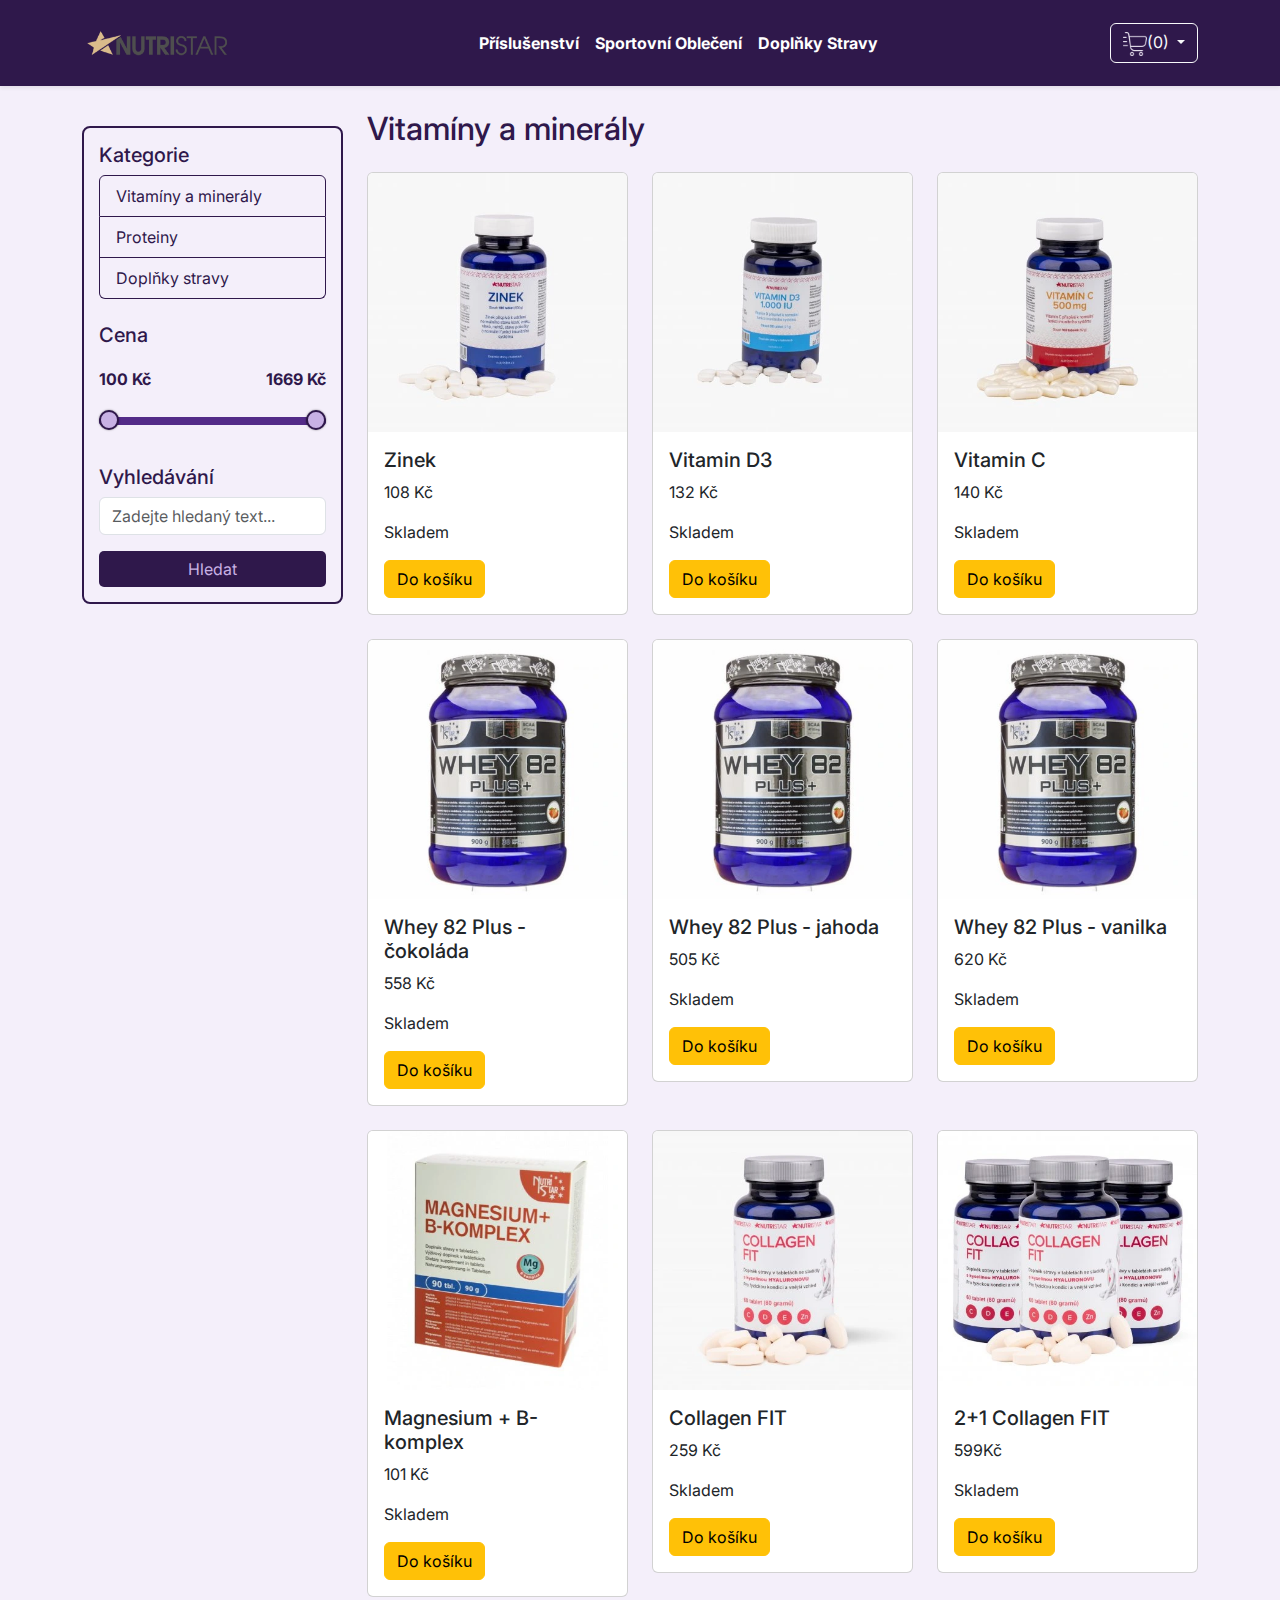
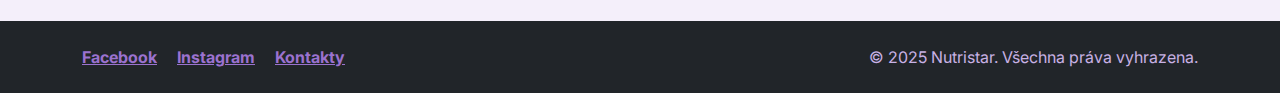
<file: Nutristar_/doplnky.html>
<!DOCTYPE html>  
<html lang="cs">  
<head>  
    <meta charset="UTF-8">  
    <meta http-equiv="X-UA-Compatible" content="IE=edge">  
    <meta name="viewport" content="width=device-width, initial-scale=1.0">  
    <title>Doplňky Stravy - FitStore</title>  
    <!-- Bootstrap CSS -->  
    <link href="https://cdn.jsdelivr.net/npm/bootstrap@5.1.0/dist/css/bootstrap.min.css" rel="stylesheet">  
    <!-- Externí CSS -->  
    <link rel="stylesheet" href="css\products.css">
    <!-- Google Fonts -->
    <link href="https://fonts.googleapis.com/css2?family=Inter:ital,opsz,wght@0,14..32,100..900;1,14..32,100..900&family=Montserrat:ital,wght@0,100..900;1,100..900&display=swap" rel="stylesheet">
</head>  
<body>  
    <div class="wrapper">  
        <!-- Navigační menu -->  
        <nav class="navbar navbar-expand-lg navbar-dark bg-darkest shadow-sm">  
            <div class="container">  
                <a class="navbar-brand" href="home.html">  
                    <img src="images\logo.webp" alt="NutristarLogo" width="150">  
                </a>  
                <button class="navbar-toggler" type="button" data-bs-toggle="collapse" data-bs-target="#navbarNav"   
                    aria-controls="navbarNav" aria-expanded="false" aria-label="Toggle navigation">  
                    <span class="navbar-toggler-icon"></span>  
                </button>  
                <div class="collapse navbar-collapse" id="navbarNav">  
                    <ul class="navbar-nav mx-auto">  
                        <li class="nav-item"><a class="nav-link" href="prislusenstvi.html">Příslušenství</a></li>  
                        <li class="nav-item"><a class="nav-link" href="sportObleceni.html">Sportovní Oblečení</a></li>  
                        <li class="nav-item"><a class="nav-link active" href="doplnky.html">Doplňky Stravy</a></li> 
                    </ul>  
                    <div class="dropdown">  
                        <button class="btn btn-outline-light dropdown-toggle" type="button" id="cartDropdown" data-bs-toggle="dropdown" aria-expanded="false">  
                            <img src="images\cart-shopping-fast.png" alt="Cart" width="24"><span id="cart-count">(0)</span>  
                        </button>  
                        <div class="dropdown-menu dropdown-menu-end p-3" aria-labelledby="cartDropdown" style="min-width: 250px;">  
                            <div id="cart-content" class="text-center">  
                                Prazdný košík! Přidejte prosím své položky...  
                            </div> 
                            <hr> 
                            <div id="cart-total" class="text-center mt-2">Celková částka: 0 Kč</div>
                        </div>  
                    </div>  
                </div>  
            </div>  
        </nav>  

        <div class="container mt-4">  
            <div class="row">  
                <div class="col-md-3 mb-3">  
                    <!-- Mobile menu -->  
                    <button class="btn btn-darkest d-md-none w-100" type="button" data-bs-toggle="collapse" data-bs-target="#filterCollapse">  
                        Filtr  
                    </button>  
                    <!-- Filtrace -->  
                    <div class="collapse d-md-block mt-3" id="filterCollapse">  
                        <h5>Kategorie</h5>  
                        <ul class="list-group" id="categoryFilter">  
                            <li class="list-group-item" data-category="vitaminy">Vitamíny a minerály</li>  
                            <li class="list-group-item" data-category="proteiny">Proteiny</li>  
                            <li class="list-group-item" data-category="doplnky">Doplňky stravy</li>  
                        </ul>  
                        <h5 class="mt-4">Cena</h5>  
                        <div class="price-filter">  
                            <div class="price-value">  
                                <span id="minPriceValue">100 Kč</span>  
                                <span id="maxPriceValue">1669 Kč</span>  
                            </div>  
                            <div class="slider-container">  
                                <div class="slider-track"></div>  
                                <div class="slider-range" id="sliderRange"></div>  
                                <input type="range" min="100" max="1669" value="100" class="slider-min" id="minPrice">  
                                <input type="range" min="100" max="1669" value="1669" class="slider-max" id="maxPrice">  
                            </div>  
                        </div>  
                        <h5 class="mt-4">Vyhledávání</h5>  
                        <input type="text" class="form-control" id="productSearch" placeholder="Zadejte hledaný text...">  
                        <button class="btn btn-primary mt-3 w-100" id="filterButton" type="button">Hledat</button>  
                        <button class="btn btn-darkest mt-2 w-100" id="cancelFilterButton" type="button" style="display: none;">Zrušit filtr</button>  
                    </div>  
                </div>  
                <div class="col-md-9">  
                    <h2 class="mb-4">Vitamíny a minerály</h2>  
                    <div class="row" id="productGrid">  
                        <!-- Produkty -->  
                        <div class="col-md-4 mb-4" data-category="vitaminy">  
                            <div class="card">  
                                <img src="images\zinek.webp" class="card-img-top" alt="Zinek">
                                <div class="card-body">  
                                    <h5 class="card-title">Zinek</h5>  
                                    <p class="card-text price">108 Kč</p>  
                                    <p class="card-text">Skladem</p>  
                                    <button class="btn btn-warning">Do košíku</button>  
                                </div>  
                            </div>  
                        </div>  
                        <div class="col-md-4 mb-4" data-category="vitaminy">  
                            <div class="card">  
                                <img src="images\vitaminD.webp" class="card-img-top" alt="Vitamin D3">  
                                <div class="card-body">  
                                    <h5 class="card-title">Vitamin D3</h5>  
                                    <p class="card-text price">132 Kč</p>  
                                    <p class="card-text">Skladem</p>  
                                    <button class="btn btn-warning">Do košíku</button>  
                                </div>  
                            </div>  
                        </div>  
                        <div class="col-md-4 mb-4" data-category="vitaminy">  
                            <div class="card">  
                                <img src="images\vitaminC.webp" class="card-img-top" alt="Vitamin C">  
                                <div class="card-body">  
                                    <h5 class="card-title">Vitamin C</h5>  
                                    <p class="card-text price">140 Kč</p>  
                                    <p class="card-text">Skladem</p>  
                                    <button class="btn btn-warning">Do košíku</button>  
                                </div>  
                            </div>  
                        </div>
                        <div class="col-md-4 mb-4" data-category="proteiny">  
                            <div class="card">  
                                <img src="images\pro_cokolada.webp" class="card-img-top" alt="Protein Cokolada">  
                                <div class="card-body">  
                                    <h5 class="card-title">Whey 82 Plus - čokoláda</h5>  
                                    <p class="card-text price">558 Kč</p>  
                                    <p class="card-text">Skladem</p>  
                                    <button class="btn btn-warning">Do košíku</button>  
                                </div>  
                            </div>  
                        </div>  
                        <div class="col-md-4 mb-4" data-category="proteiny">  
                            <div class="card">  
                                <img src="images\pro_jahoda.webp" class="card-img-top" alt="Protein Jahoda">
                                <div class="card-body">  
                                    <h5 class="card-title">Whey 82 Plus - jahoda</h5>  
                                    <p class="card-text price">505 Kč</p>  
                                    <p class="card-text">Skladem</p>  
                                    <button class="btn btn-warning">Do košíku</button>  
                                </div>  
                            </div>  
                        </div>  
                        <div class="col-md-4 mb-4" data-category="proteiny">  
                            <div class="card">  
                                <img src="images\pro_vanilka.webp" class="card-img-top" alt="Protein Vanilka">  
                                <div class="card-body">  
                                    <h5 class="card-title">Whey 82 Plus - vanilka</h5>  
                                    <p class="card-text price">620 Kč</p>  
                                    <p class="card-text">Skladem</p>  
                                    <button class="btn btn-warning">Do košíku</button>  
                                </div>  
                            </div>  
                        </div>
                        <div class="col-md-4 mb-4" data-category="doplnky">  
                            <div class="card">  
                                <img src="images\magnesium.webp" class="card-img-top" alt="Magnesium">  
                                <div class="card-body">  
                                    <h5 class="card-title">Magnesium + B-komplex</h5>  
                                    <p class="card-text price">101 Kč</p>  
                                    <p class="card-text">Skladem</p>  
                                    <button class="btn btn-warning">Do košíku</button>  
                                </div>  
                            </div>  
                        </div>  
                        <div class="col-md-4 mb-4" data-category="doplnky">  
                            <div class="card">  
                                <img src="images\collagen.webp" class="card-img-top" alt="Collagen FIT">  
                                <div class="card-body">  
                                    <h5 class="card-title">Collagen FIT</h5>  
                                    <p class="card-text price">259 Kč</p>  
                                    <p class="card-text">Skladem</p>  
                                    <button class="btn btn-warning">Do košíku</button>  
                                </div>  
                            </div>  
                        </div>  
                        <div class="col-md-4 mb-4" data-category="doplnky">  
                            <div class="card">  
                                <img src="images\collagen_multi.webp" class="card-img-top" alt="Collagen Multi">  
                                <div class="card-body">  
                                    <h5 class="card-title">2+1 Collagen FIT</h5>  
                                    <p class="card-text price">599Kč</p>  
                                    <p class="card-text">Skladem</p>  
                                    <button class="btn btn-warning">Do košíku</button>  
                                </div>  
                            </div>  
                        </div> 
                        <!-- Další produkty mohou být přidány zde -->  
                    </div>  
                </div>  
            </div>  
        </div>  
 
        <!-- Footer -->
        <footer class="footer bg-dark py-4">
            <div class="footerContent container text-center">
                <div class="social-links">
                    <a href="https://www.facebook.com/compranutristar?locale=cs_CZ" class="text-purple me-3" target="_blank">Facebook</a>
                    <a href="https://www.instagram.com/nutristar.cz/" class="text-purple me-3" target="_blank">Instagram</a>
                    <a href="#" class="text-purple" target="_blank">Kontakty</a>
                </div>
                <p class="footerText">&copy; 2025 Nutristar. Všechna práva vyhrazena.</p>
            </div>
        </footer>
    </div>  

    <!-- Bootstrap JS a Popper.js -->  
    <script src="https://cdn.jsdelivr.net/npm/@popperjs/core@2.9.2/dist/umd/popper.min.js"></script>  
    <script src="https://cdn.jsdelivr.net/npm/bootstrap@5.1.0/dist/js/bootstrap.min.js"></script>  
    <script src="javascript/products.js"></script>
</body>  
</html>
</file>
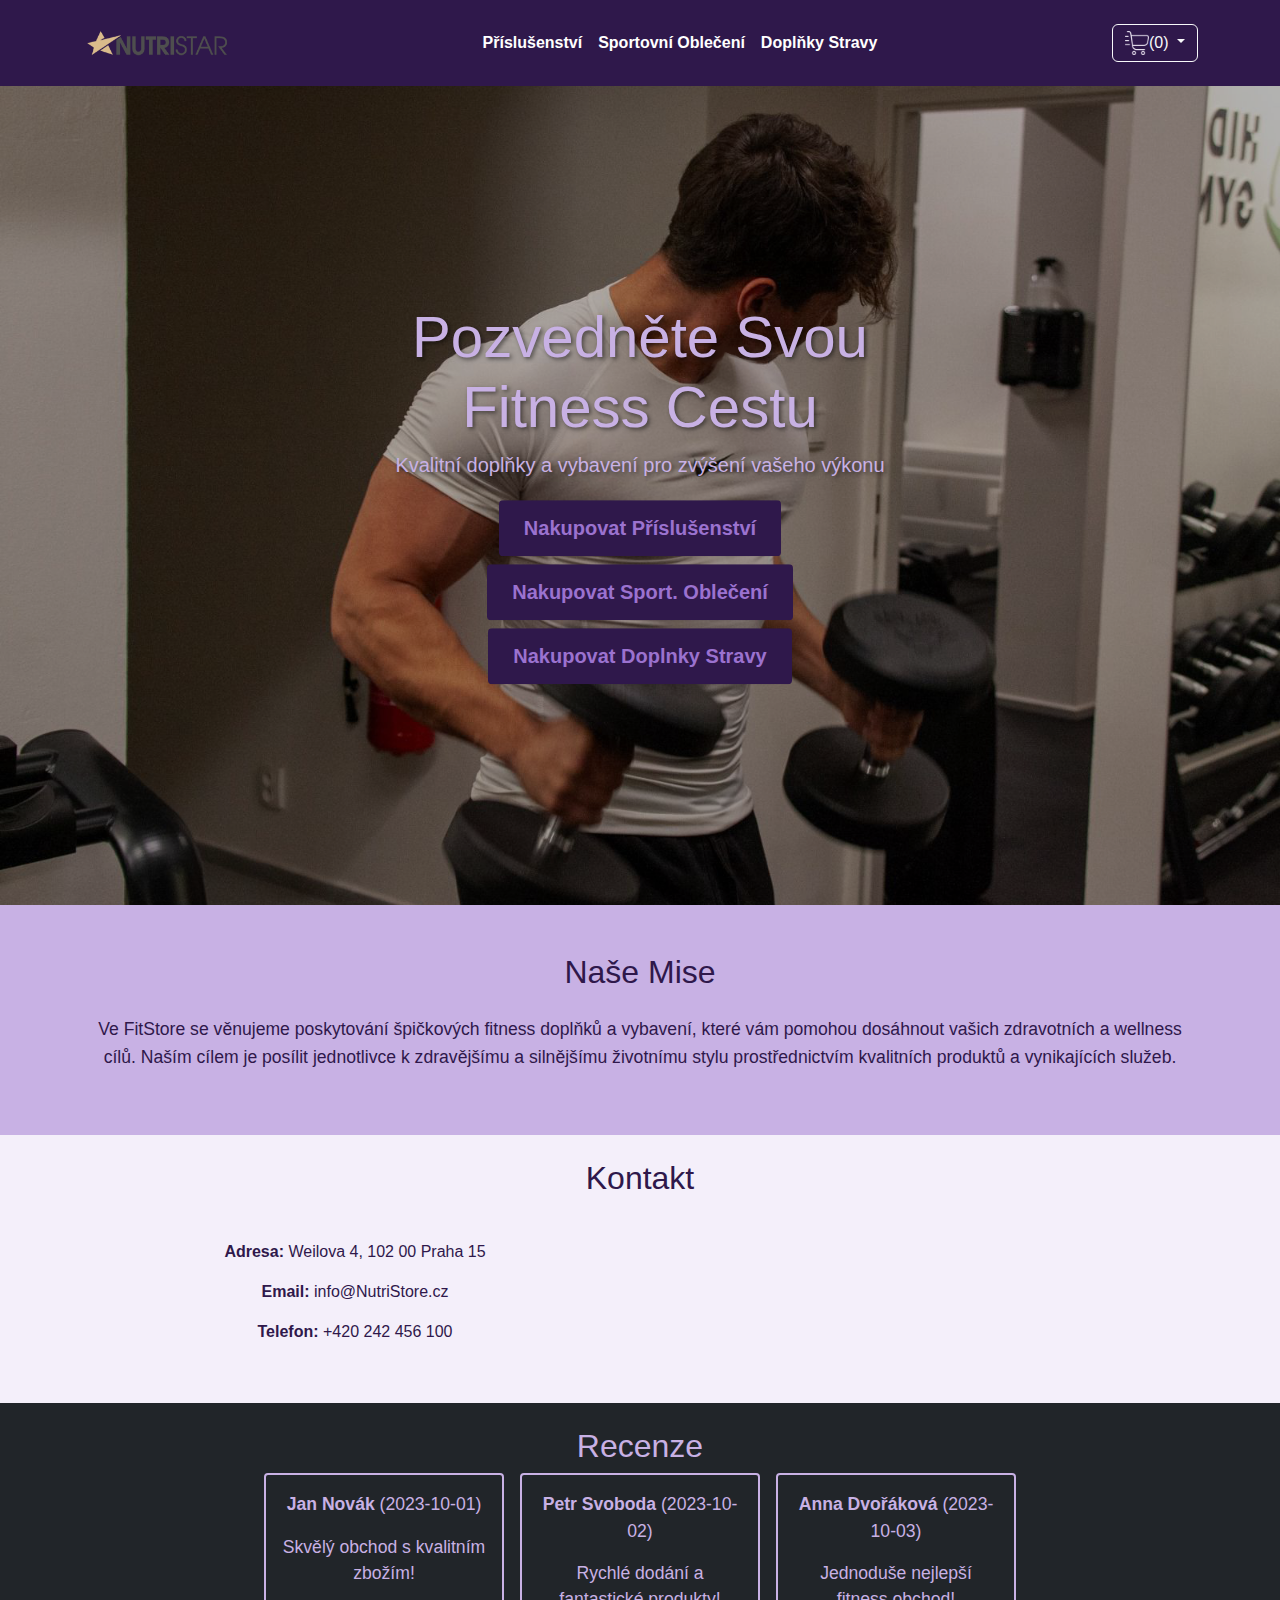
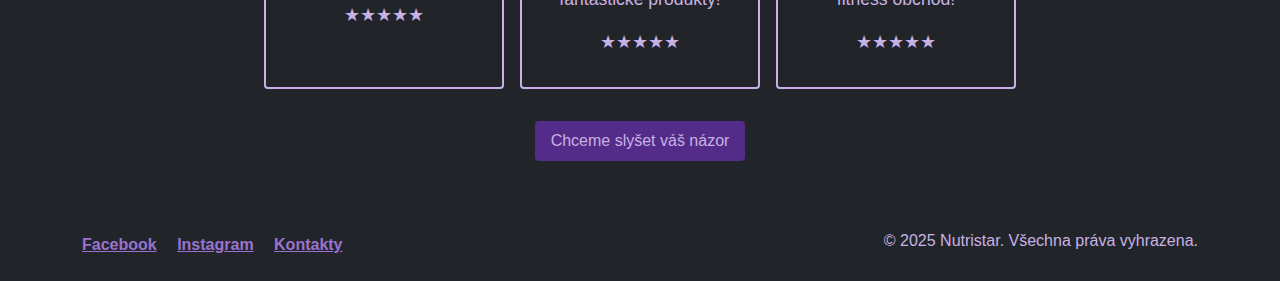
<file: Nutristar_/home.html>
<!DOCTYPE html>
<html lang="cs">
<head>
    <meta charset="UTF-8">
    <meta http-equiv="X-UA-Compatible" content="IE=edge">
    <meta name="viewport" content="width=device-width, initial-scale=1.0">
    <title>FitStore</title>
    <!-- Bootstrap CSS -->
    <link href="https://cdn.jsdelivr.net/npm/bootstrap@5.1.0/dist/css/bootstrap.min.css" rel="stylesheet">
    <link rel="stylesheet" href="css\homepage.css">
</head>
<body>
    <!-- Navigační menu -->
    <nav class="navbar navbar-expand-lg navbar-dark bg-darkest shadow-sm">  
        <div class="container">  
            <a class="navbar-brand" href="home.html">  
                <img src="images\logo.webp" alt="NutristarLogo" width="150">  
            </a>  
            <button class="navbar-toggler" type="button" data-bs-toggle="collapse" data-bs-target="#navbarNav"   
                aria-controls="navbarNav" aria-expanded="false" aria-label="Toggle navigation">  
                <span class="navbar-toggler-icon"></span>  
            </button>  
            <div class="collapse navbar-collapse" id="navbarNav">  
                <ul class="navbar-nav mx-auto">  
                    <li class="nav-item"><a class="nav-link" href="prislusenstvi.html">Příslušenství</a></li>  
                    <li class="nav-item"><a class="nav-link" href="sportObleceni.html">Sportovní Oblečení</a></li>  
                    <li class="nav-item"><a class="nav-link" href="doplnky.html">Doplňky Stravy</a></li>
                </ul>  
                <div class="dropdown">  
                    <button class="btn btn-outline-light dropdown-toggle" type="button" id="cartDropdown" data-bs-toggle="dropdown" aria-expanded="false">  
                        <img src="images\cart-shopping-fast.png" alt="Cart" width="24"><span id="cart-count">(0)</span>  
                    </button>  
                    <div class="dropdown-menu dropdown-menu-end p-3" aria-labelledby="cartDropdown" style="min-width: 250px;">  
                        <div id="cart-content" class="text-center">  
                            Prazdný košík! Přidejte prosím své položky...  
                        </div>  
                    </div>  
                </div>  
            </div>  
        </div>  
    </nav>  

    <!-- Background obrázek -->
    <section class="hero d-flex align-items-center justify-content-center text-center text-purple">
        <img src="images\sladkydomov.png" alt="Fitness Hero" class="img-fluid hero-image">
        <div class="overlay p-4">
            <h1 class="display-4">Pozvedněte Svou Fitness Cestu</h1>
            <p class="lead">Kvalitní doplňky a vybavení pro zvýšení vašeho výkonu</p>
            <a href="prislusenstvi.html" class="btn btn-lightest btn-lg m-1">Nakupovat Příslušenství</a>
            <a href="sportObleceni.html" class="btn btn-lightest btn-lg m-1">Nakupovat Sport. Oblečení</a>
            <a href="doplnky.html" class="btn btn-lightest btn-lg m-1">Nakupovat Doplnky Stravy</a>
        </div>
    </section>

    <!-- Mise -->
    <section class="mission py-5 bg-lightest">
        <div class="container">
            <h2 class="text-center text-darkest mb-4">Naše Mise</h2>
            <p class="text-center">Ve FitStore se věnujeme poskytování špičkových fitness doplňků a vybavení, které vám pomohou dosáhnout vašich zdravotních a wellness cílů. Naším cílem je posílit jednotlivce k zdravějšímu a silnějšímu životnímu stylu prostřednictvím kvalitních produktů a vynikajících služeb.</p>
        </div>
    </section>

        <!-- Obsah stránky -->
    <div class="container mt-4">
        <h2 class="text-center mb-4">Kontakt</h2>
        <div class="row align-items-center">
            <div class="col-md-6 mb-4 text-center">
                <p><strong>Adresa:</strong> Weilova 4, 102 00 Praha 15</p>
                <p><strong>Email:</strong> info@NutriStore.cz</p>
                <p><strong>Telefon:</strong> +420 242 456 100</p>
            </div>
            <div class="col-md-6 mb-4">
                <div class="map-container">
                    <iframe
                        class="map-iframe"
                        src="https://www.google.com/maps/embed?pb=!1m18!1m12!1m3!1d640.4501787166346!2d14.53963101443201!3d50.05256438837473!2m3!1f0!2f0!3f0!3m2!1i1024!2i768!4f13.1!3m3!1m2!1s0x470b9263c489c76b%3A0x5cb11a8de14dd23!2zU3TFmWVkbsOtIMWha29sYSBhdXRvbW9iaWxuw60gYSBpbmZvcm1hdGlreQ!5e0!3m2!1scs!2scz!4v1736909740791!5m2!1scs!2scz"
                        allowfullscreen=""
                        loading="lazy">
                    </iframe>
                </div>
            </div>
        </div>
    </div>

    <!-- Recenze -->
    <section class="recenze py-4 bg-dark">
        <h2 class="text-center">Recenze</h2>
        <div id="reviews" class="mb-3"></div>
        <button class="btn btn-primary mb-3" id="toggleReviewForm">Chceme slyšet váš názor</button>
        <div id="reviewForm" style="display:none;">
            <div class="mb-2">
                <label for="reviewName">Vaše jméno:</label>
                <input type="text" id="reviewName" class="form-control mb-2">
            </div>
            <div class="mb-2">
                <label for="reviewStars">Počet hvězd:</label>
                <select id="reviewStars" class="form-control">
                    <option value="1">1 hvězda</option>
                    <option value="2">2 hvězdy</option>
                    <option value="3">3 hvězdy</option>
                    <option value="4">4 hvězdy</option>
                    <option value="5">5 hvězd</option>
                </select>
            </div>
            <textarea id="reviewInput" class="form-control mb-2" rows="3"></textarea>
            <button class="btn btn-success" id="submitReview">Odeslat recenzi</button>
        </div>
    </section>

    <!-- Footer -->
    <footer class="footer bg-dark py-4">
        <div class="footerContent container text-center">
            <div class="social-links mt-2">
                <a href="https://www.facebook.com/nutristarcz?locale=cs_CZ" class="text-purple me-3" target="_blank">Facebook</a>
                <a href="https://www.instagram.com/nutristar.cz/" class="text-purple me-3" target="_blank">Instagram</a>
                <a href="#" class="text-purple" target="_blank">Kontakty</a>
            </div>
            <p class="footerText">&copy; 2025 Nutristar. Všechna práva vyhrazena.</p>
        </div>
    </footer>

    <!-- Bootstrap JS a Popper.js -->
    <script src="https://cdn.jsdelivr.net/npm/@popperjs/core@2.9.2/dist/umd/popper.min.js"></script>
    <script src="https://cdn.jsdelivr.net/npm/bootstrap@5.1.0/dist/js/bootstrap.min.js"></script>
    <script src="javascript\home.js"></script>
</body>
</html>
</file>
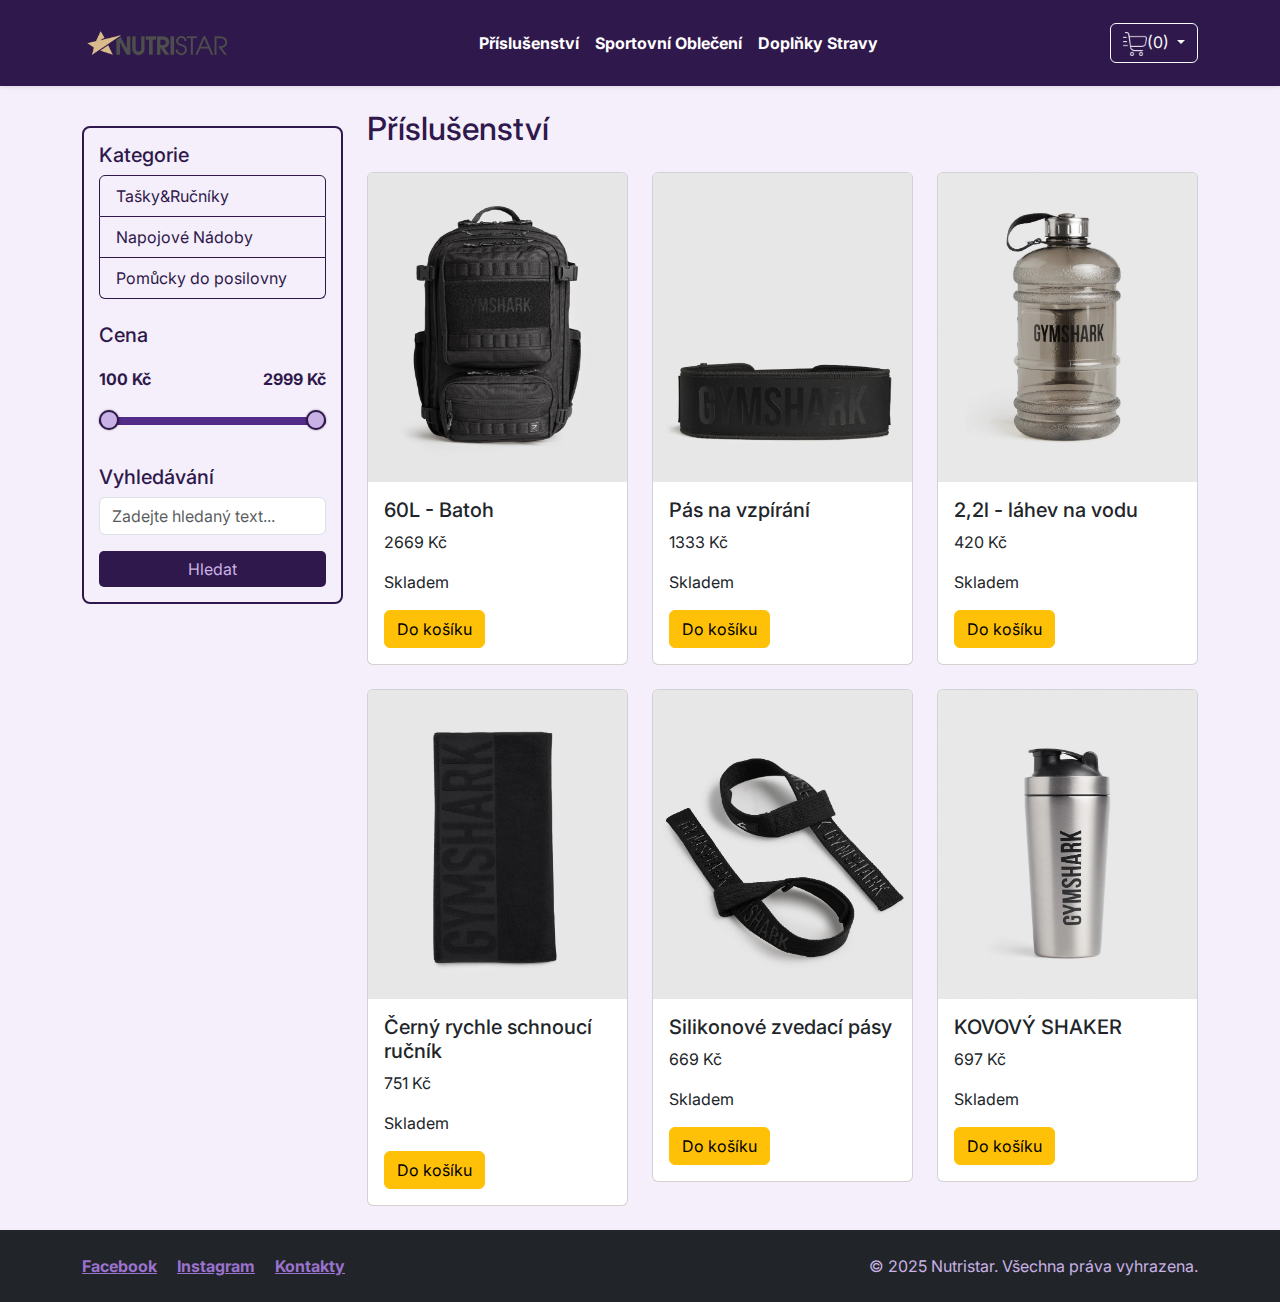
<file: Nutristar_/prislusenstvi.html>
<!DOCTYPE html>  
<html lang="cs">  
<head>  
    <meta charset="UTF-8">  
    <meta http-equiv="X-UA-Compatible" content="IE=edge">  
    <meta name="viewport" content="width=device-width, initial-scale=1.0">  
    <title>Doplňky Stravy - FitStore</title>  
    <!-- Bootstrap CSS -->  
    <link href="https://cdn.jsdelivr.net/npm/bootstrap@5.1.0/dist/css/bootstrap.min.css" rel="stylesheet">  
    <!-- Externí CSS -->  
    <link rel="stylesheet" href="css\products.css">
    <!-- Google Fonts -->
    <link href="https://fonts.googleapis.com/css2?family=Inter:ital,opsz,wght@0,14..32,100..900;1,14..32,100..900&family=Montserrat:ital,wght@0,100..900;1,100..900&display=swap" rel="stylesheet">
</head>  
<body>  
    <div class="wrapper">  
        <!-- Navigační menu -->  
        <nav class="navbar navbar-expand-lg navbar-dark bg-darkest shadow-sm">  
            <div class="container">  
                <a class="navbar-brand" href="home.html">  
                    <img src="images\logo.webp" alt="NutristarLogo" width="150">  
                </a>  
                <button class="navbar-toggler" type="button" data-bs-toggle="collapse" data-bs-target="#navbarNav"   
                    aria-controls="navbarNav" aria-expanded="false" aria-label="Toggle navigation">  
                    <span class="navbar-toggler-icon"></span>  
                </button>  
                <div class="collapse navbar-collapse" id="navbarNav">  
                    <ul class="navbar-nav mx-auto">  
                        <li class="nav-item"><a class="nav-link" href="prislusenstvi.html">Příslušenství</a></li>  
                        <li class="nav-item"><a class="nav-link" href="sportObleceni.html">Sportovní Oblečení</a></li>  
                        <li class="nav-item"><a class="nav-link" href="doplnky.html">Doplňky Stravy</a></li> 
                    </ul>  
                    <div class="dropdown">  
                        <button class="btn btn-outline-light dropdown-toggle" type="button" id="cartDropdown" data-bs-toggle="dropdown" aria-expanded="false">  
                            <img src="images\cart-shopping-fast.png" alt="Cart" width="24"><span id="cart-count">(0)</span>  
                        </button>  
                        <div class="dropdown-menu dropdown-menu-end p-3" aria-labelledby="cartDropdown" style="min-width: 250px;">  
                            <div id="cart-content" class="text-center">  
                                Prazdný košík! Přidejte prosím své položky...  
                            </div> 
                            <hr> 
                            <div id="cart-total" class="text-center mt-2">Celková částka: 0 Kč</div>
                        </div>  
                    </div>  
                </div>  
            </div>  
        </nav>  

        <div class="container mt-4">  
            <div class="row">  
                <div class="col-md-3 mb-3">  
                    <!-- Mobile menu -->  
                    <button class="btn btn-darkest d-md-none w-100" type="button" data-bs-toggle="collapse" data-bs-target="#filterCollapse">  
                        Filtr  
                    </button>  
                    <!-- Filtrace -->  
                    <div class="collapse d-md-block mt-3" id="filterCollapse">  
                        <h5>Kategorie</h5> 
                        <!-- Deklarace Kategorii produktů --> 
                        <ul class="list-group" id="categoryFilter">   
                            <li class="list-group-item" data-category="tasky">Tašky&Ručníky</li>  
                            <li class="list-group-item" data-category="napoje">Napojové Nádoby</li>  
                            <li class="list-group-item" data-category="pomucky">Pomůcky do posilovny</li>  
                        </ul>  
                        <h5 class="mt-4">Cena</h5>  
                        <div class="price-filter">  
                            <div class="price-value">  
                                <span id="minPriceValue">100 Kč</span>  
                                <span id="maxPriceValue">2999 Kč</span>  
                            </div>  
                            <div class="slider-container">  
                                <div class="slider-track"></div>  
                                <div class="slider-range" id="sliderRange"></div>  
                                <input type="range" min="100" max="2999" value="100" class="slider-min" id="minPrice">  
                                <input type="range" min="100" max="2999" value="2999" class="slider-max" id="maxPrice">  
                            </div>  
                        </div>  
                        <h5 class="mt-4">Vyhledávání</h5>  
                        <input type="text" class="form-control" id="productSearch" placeholder="Zadejte hledaný text...">  
                        <button class="btn btn-primary mt-3 w-100" id="filterButton" type="button">Hledat</button>  
                        <button class="btn btn-darkest mt-2 w-100" id="cancelFilterButton" type="button" style="display: none;">Zrušit filtr</button>  
                    </div>  
                </div>  
                <div class="col-md-9">  
                    <h2 class="mb-4">Příslušenství</h2>  <!-- Název kategorie -->
                    <div class="row" id="productGrid">  
                        <!-- Produkty -->  
                        <div class="col-md-4 mb-4" data-category="tasky">  
                            <div class="card">  
                                <img src="images\prislusenstvi\batoh.jpg" class="card-img-top" alt="batoh">
                                <div class="card-body">  
                                    <h5 class="card-title">60L - Batoh</h5>  
                                    <p class="card-text price">2669 Kč</p>  
                                    <p class="card-text">Skladem</p>  
                                    <button class="btn btn-warning">Do košíku</button>  
                                </div>  
                            </div>  
                        </div>  
                        <div class="col-md-4 mb-4" data-category="pomucky">  
                            <div class="card">  
                                <img src="images\prislusenstvi\pas.webp" class="card-img-top" alt="opasek">  
                                <div class="card-body">  
                                    <h5 class="card-title">Pás na vzpírání</h5>  
                                    <p class="card-text price">1333 Kč</p>  
                                    <p class="card-text">Skladem</p>  
                                    <button class="btn btn-warning">Do košíku</button>  
                                </div>  
                            </div>  
                        </div>  
                        <div class="col-md-4 mb-4" data-category="napoje">  
                            <div class="card">  
                                <img src="images\prislusenstvi\galone.webp" class="card-img-top" alt="galone">  
                                <div class="card-body">  
                                    <h5 class="card-title">2,2l - láhev na vodu</h5>  
                                    <p class="card-text price">420 Kč</p>  
                                    <p class="card-text">Skladem</p>  
                                    <button class="btn btn-warning">Do košíku</button>  
                                </div>  
                            </div>  
                        </div>
                        <div class="col-md-4 mb-4" data-category="tasky">  
                            <div class="card">  
                                <img src="images\prislusenstvi\rucnik.webp" class="card-img-top" alt="Ručníky">
                                <div class="card-body">  
                                    <h5 class="card-title">Černý rychle schnoucí ručník</h5>  
                                    <p class="card-text price">751 Kč</p>  
                                    <p class="card-text">Skladem</p>  
                                    <button class="btn btn-warning">Do košíku</button>  
                                </div>  
                            </div>  
                        </div>  
                        <div class="col-md-4 mb-4" data-category="pomucky">  
                            <div class="card">  
                                <img src="images\prislusenstvi\trhacky.webp" class="card-img-top" alt="thračky">  
                                <div class="card-body">  
                                    <h5 class="card-title">Silikonové zvedací pásy</h5>  
                                    <p class="card-text price">669 Kč</p>  
                                    <p class="card-text">Skladem</p>  
                                    <button class="btn btn-warning">Do košíku</button>  
                                </div>  
                            </div>  
                        </div>  
                        <div class="col-md-4 mb-4" data-category="napoje">  
                            <div class="card">  
                                <img src="images\prislusenstvi\metal_shaker.webp" class="card-img-top" alt="shaker_shaker">  
                                <div class="card-body">  
                                    <h5 class="card-title">KOVOVÝ SHAKER</h5>  
                                    <p class="card-text price">697 Kč</p>  
                                    <p class="card-text">Skladem</p>  
                                    <button class="btn btn-warning">Do košíku</button>  
                                </div>  
                            </div>  
                        </div>
                        <!-- Další produkty mohou být přidány zde -->  
                    </div>  
                </div>  
            </div>  
        </div>  
 
        <!-- Footer -->
        <footer class="footer bg-dark py-4">
            <div class="footerContent container text-center">
                <div class="social-links">
                    <a href="https://www.facebook.com/compranutristar?locale=cs_CZ" class="text-purple me-3" target="_blank">Facebook</a>
                    <a href="https://www.instagram.com/nutristar.cz/" class="text-purple me-3" target="_blank">Instagram</a>
                    <a href="#" class="text-purple" target="_blank">Kontakty</a>
                </div>
                <p class="footerText">&copy; 2025 Nutristar. Všechna práva vyhrazena.</p>
            </div>
        </footer>
    </div>  

    <!-- Bootstrap JS a Popper.js -->  
    <script src="https://cdn.jsdelivr.net/npm/@popperjs/core@2.9.2/dist/umd/popper.min.js"></script>  
    <script src="https://cdn.jsdelivr.net/npm/bootstrap@5.1.0/dist/js/bootstrap.min.js"></script>  
    <script src="javascript/products.js"></script>
</body>  
</html>
</file>
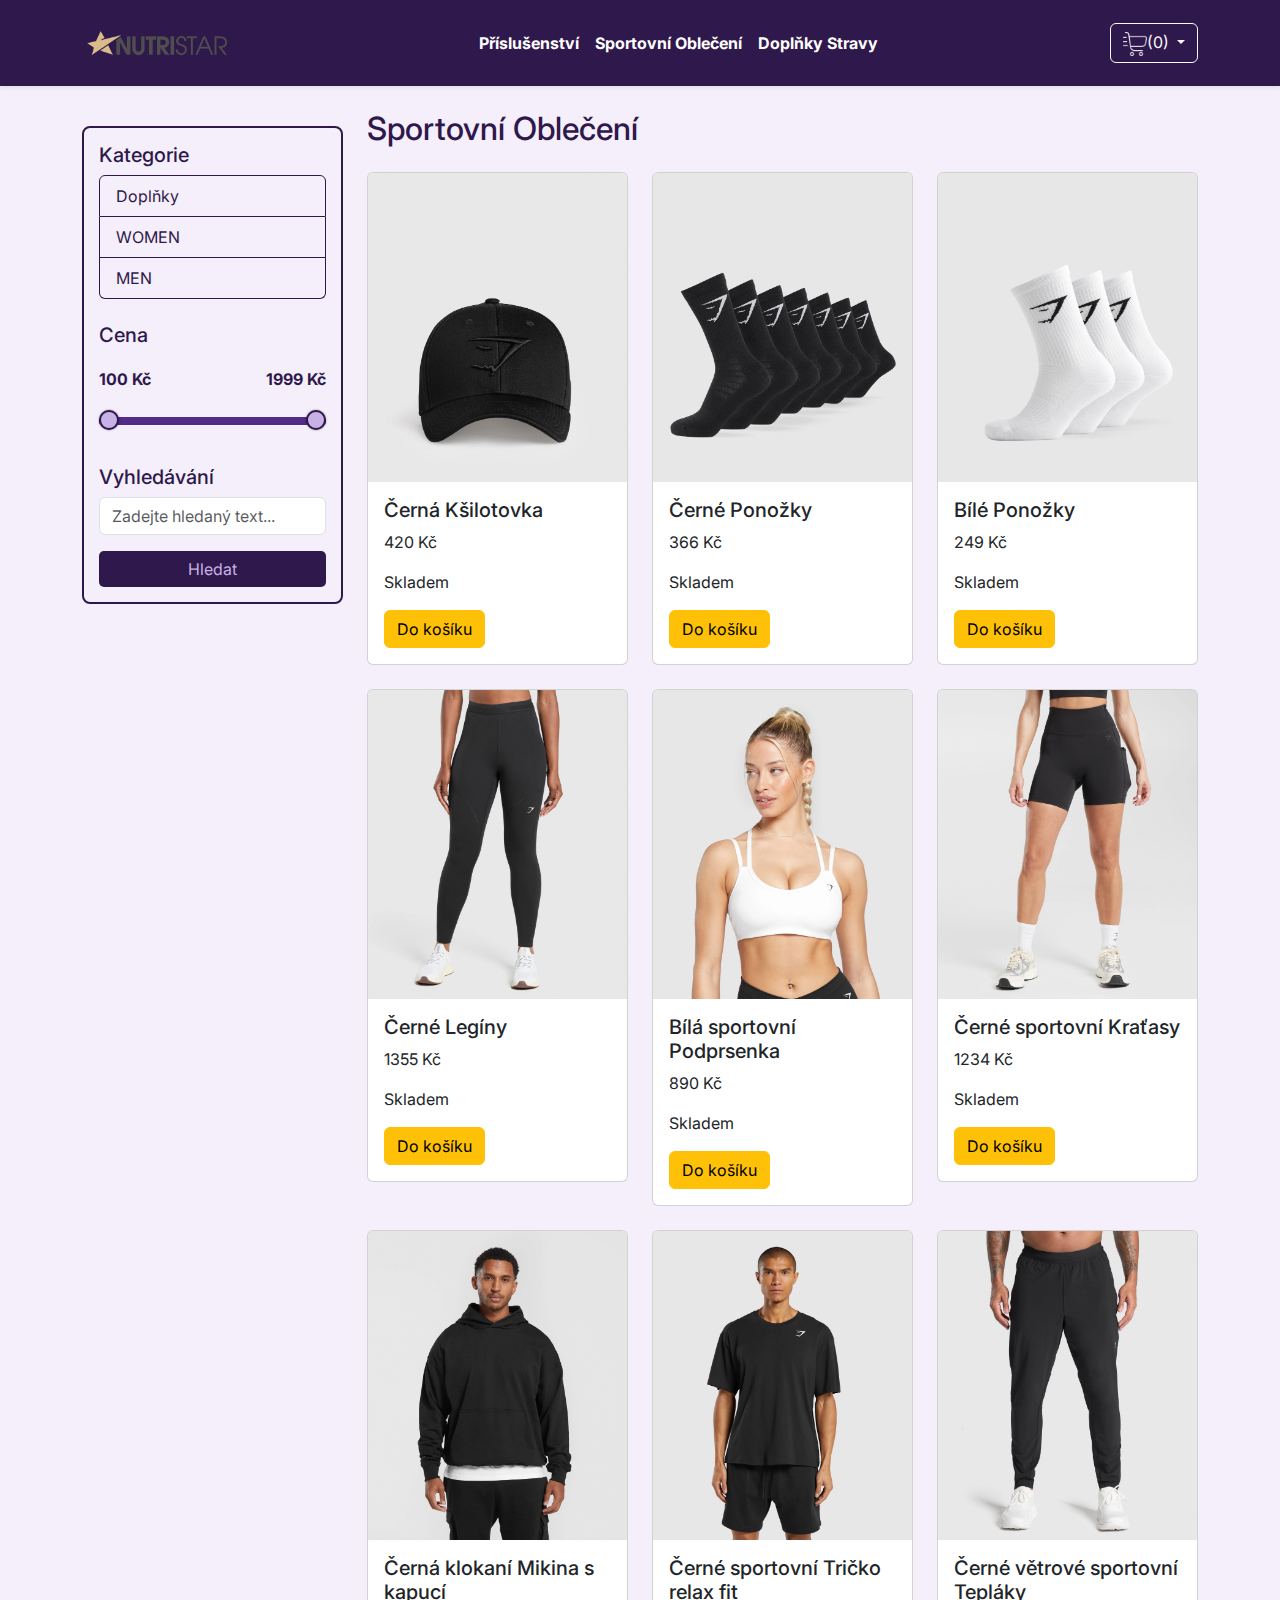
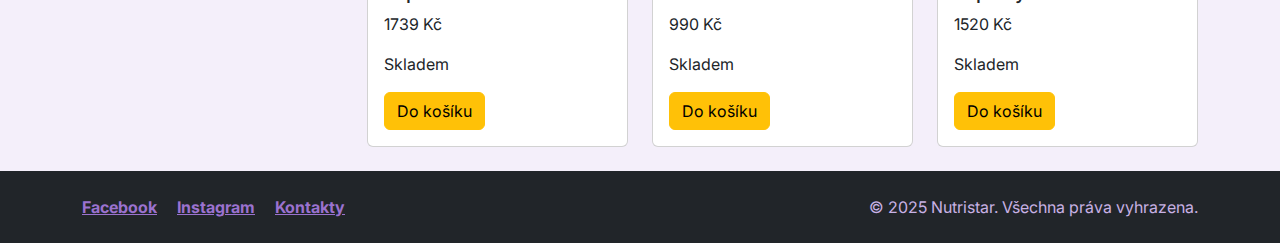
<file: Nutristar_/sportObleceni.html>
<!DOCTYPE html>  
<html lang="cs">  
<head>  
    <meta charset="UTF-8">  
    <meta http-equiv="X-UA-Compatible" content="IE=edge">  
    <meta name="viewport" content="width=device-width, initial-scale=1.0">  
    <title>Doplňky Stravy - FitStore</title>  
    <!-- Bootstrap CSS -->  
    <link href="https://cdn.jsdelivr.net/npm/bootstrap@5.1.0/dist/css/bootstrap.min.css" rel="stylesheet">  
    <!-- Externí CSS -->  
    <link rel="stylesheet" href="css\sportObleceni.css">
    <!-- Google Fonts -->
    <link href="https://fonts.googleapis.com/css2?family=Inter:ital,opsz,wght@0,14..32,100..900;1,14..32,100..900&family=Montserrat:ital,wght@0,100..900;1,100..900&display=swap" rel="stylesheet">
</head>  
<body>  
    <div class="wrapper">  
        <!-- Navigační menu -->  
        <nav class="navbar navbar-expand-lg navbar-dark bg-darkest shadow-sm">  
            <div class="container">  
                <a class="navbar-brand" href="home.html">  
                    <img src="images\logo.webp" alt="NutristarLogo" width="150">  
                </a>  
                <button class="navbar-toggler" type="button" data-bs-toggle="collapse" data-bs-target="#navbarNav"   
                    aria-controls="navbarNav" aria-expanded="false" aria-label="Toggle navigation">  
                    <span class="navbar-toggler-icon"></span>  
                </button>  
                <div class="collapse navbar-collapse" id="navbarNav">  
                    <ul class="navbar-nav mx-auto">  
                        <li class="nav-item"><a class="nav-link" href="prislusenstvi.html">Příslušenství</a></li>  
                        <li class="nav-item"><a class="nav-link" href="sportObleceni.html">Sportovní Oblečení</a></li>  
                        <li class="nav-item"><a class="nav-link" href="doplnky.html">Doplňky Stravy</a></li>
                    </ul>  
                    <div class="dropdown">  
                        <button class="btn btn-outline-light dropdown-toggle" type="button" id="cartDropdown" data-bs-toggle="dropdown" aria-expanded="false">  
                            <img src="images\cart-shopping-fast.png" alt="Cart" width="24"><span id="cart-count">(0)</span>  
                        </button>  
                        <div class="dropdown-menu dropdown-menu-end p-3" aria-labelledby="cartDropdown" style="min-width: 250px;">  
                            <div id="cart-content" class="text-center">  
                                Prazdný košík! Přidejte prosím své položky...  
                            </div> 
                            <hr> 
                            <div id="cart-total" class="text-center mt-2">Celková částka: 0 Kč</div>
                        </div>  
                    </div>  
                </div>  
            </div>  
        </nav>  

        <div class="container mt-4">  
            <div class="row">  
                <div class="col-md-3 mb-3">  
                    <!-- Mobile menu -->  
                    <button class="btn btn-darkest d-md-none w-100" type="button" data-bs-toggle="collapse" data-bs-target="#filterCollapse">  
                        Filtr  
                    </button>  
                    <!-- Filtrace -->  
                    <div class="collapse d-md-block mt-3" id="filterCollapse">  
                        <h5>Kategorie</h5> 
                        <!-- Deklarace Kategorii produktů --> 
                        <ul class="list-group" id="categoryFilter">   
                            <li class="list-group-item" data-category="doplnky">Doplňky</li>  
                            <li class="list-group-item" data-category="women">WOMEN</li>  
                            <li class="list-group-item" data-category="men">MEN</li>  
                        </ul>  
                        <h5 class="mt-4">Cena</h5>  
                        <div class="price-filter">  
                            <div class="price-value">  
                                <span id="minPriceValue">100 Kč</span>  
                                <span id="maxPriceValue">1999 Kč</span>  
                            </div>  
                            <div class="slider-container">  
                                <div class="slider-track"></div>  
                                <div class="slider-range" id="sliderRange"></div>  
                                <input type="range" min="100" max="1999" value="100" class="slider-min" id="minPrice">  
                                <input type="range" min="100" max="1999" value="1999" class="slider-max" id="maxPrice">  
                            </div>  
                        </div>  
                        <h5 class="mt-4">Vyhledávání</h5>  
                        <input type="text" class="form-control" id="productSearch" placeholder="Zadejte hledaný text...">  
                        <button class="btn btn-primary mt-3 w-100" id="filterButton" type="button">Hledat</button>  
                        <button class="btn btn-darkest mt-2 w-100" id="cancelFilterButton" type="button" style="display: none;">Zrušit filtr</button>  
                    </div>  
                </div>  
                <div class="col-md-9">  
                    <h2 class="mb-4">Sportovní Oblečení</h2>  <!-- Název kategorie -->
                    <div class="row" id="productGrid">  
                        <!-- Produkty -->  
                        <div class="col-md-4 mb-4" data-category="doplnky">  
                            <div class="card">  
                                <div class="product-img-container">
                                    <img src="images\obleceni\black_cap_f.webp" class="card-img-top product-img" alt="Č. Kšilotovka">
                                    <img src="images\obleceni\black_cap_s.webp" class="card-img-top product-img-hover" alt="Kšilotovka Hover">
                                </div>
                                <div class="card-body"> 
                                    <h5 class="card-title">Černá Kšilotovka</h5>  
                                    <p class="card-text price">420 Kč</p>  
                                    <p class="card-text">Skladem</p>  
                                    <button class="btn btn-warning">Do košíku</button>  
                                </div>  
                            </div>  
                        </div>  
                        <div class="col-md-4 mb-4" data-category="doplnky">  
                            <div class="card">  
                                <div class="product-img-container">
                                    <img src="images\obleceni\black_socks_f.webp" class="card-img-top product-img" alt="Č. Ponožky">
                                    <img src="images\obleceni\black_socks_b.webp" class="card-img-top product-img-hover" alt="Ponožky Hover">
                                </div>
                                <div class="card-body"> 
                                    <h5 class="card-title">Černé Ponožky</h5>  
                                    <p class="card-text price">366 Kč</p>  
                                    <p class="card-text">Skladem</p>  
                                    <button class="btn btn-warning">Do košíku</button>  
                                </div>  
                            </div>  
                        </div>
                        <div class="col-md-4 mb-4" data-category="doplnky">  
                            <div class="card">  
                                <div class="product-img-container">
                                    <img src="images\obleceni\white_socks_f.webp" class="card-img-top product-img" alt="Bílé Ponožky">
                                    <img src="images\obleceni\white_socks_b.webp" class="card-img-top product-img-hover" alt="Bílé Ponožky Hover">
                                </div>
                                <div class="card-body"> 
                                    <h5 class="card-title">Bílé Ponožky</h5>  
                                    <p class="card-text price">249 Kč</p>  
                                    <p class="card-text">Skladem</p>  
                                    <button class="btn btn-warning">Do košíku</button>  
                                </div>  
                            </div>  
                        </div>
                        <div class="col-md-4 mb-4" data-category="women">  
                            <div class="card">  
                                <div class="product-img-container">
                                    <img src="images\obleceni\cerne_leg_f.webp" class="card-img-top product-img" alt="
                                    Černé Legíny">
                                    <img src="images\obleceni\cerne_leg_b.webp" class="card-img-top product-img-hover" alt="Černé Legíny Hover">
                                </div>
                                <div class="card-body"> 
                                    <h5 class="card-title">Černé Legíny</h5>  
                                    <p class="card-text price">1355 Kč</p>  
                                    <p class="card-text">Skladem</p>  
                                    <button class="btn btn-warning">Do košíku</button>  
                                </div>  
                            </div>  
                        </div>  
                        <div class="col-md-4 mb-4" data-category="women">  
                            <div class="card">  
                                <div class="product-img-container">
                                    <img src="images/obleceni/white_bra_f.webp" class="card-img-top product-img" alt="Bílá sport. podprsenka">
                                    <img src="images\obleceni\white_bra_b.webp" class="card-img-top product-img-hover" alt="Bílá sport. podprsenka Hover">
                                </div>
                                <div class="card-body"> 
                                    <h5 class="card-title">Bílá sportovní Podprsenka</h5>  
                                    <p class="card-text price">890 Kč</p>  
                                    <p class="card-text">Skladem</p>  
                                    <button class="btn btn-warning">Do košíku</button>  
                                </div>  
                            </div>  
                        </div>
                        <div class="col-md-4 mb-4" data-category="women">  
                            <div class="card">  
                                <div class="product-img-container">
                                    <img src="images\obleceni\cerne_kra_f.webp" class="card-img-top product-img" alt="Černé Kraťasy">
                                    <img src="images\obleceni\cerne_kra_b.webp" class="card-img-top product-img-hover" alt="Černé Kraťasy Hover">
                                </div>
                                <div class="card-body"> 
                                    <h5 class="card-title">Černé sportovní Kraťasy</h5>  
                                    <p class="card-text price">1234 Kč</p>  
                                    <p class="card-text">Skladem</p>  
                                    <button class="btn btn-warning">Do košíku</button>  
                                </div>  
                            </div>  
                        </div>
                        <div class="col-md-4 mb-4" data-category="men">  
                            <div class="card">  
                                <div class="product-img-container">
                                    <img src="images\obleceni\black_hood_f.webp" class="card-img-top product-img" alt="Černá Mikina">
                                    <img src="images\obleceni\black_hood_b.webp" class="card-img-top product-img-hover" alt="Černá Mikina Hover">
                                </div>
                                <div class="card-body"> 
                                    <h5 class="card-title">Černá klokaní Mikina s kapucí</h5>  
                                    <p class="card-text price">1739 Kč</p>  
                                    <p class="card-text">Skladem</p>  
                                    <button class="btn btn-warning">Do košíku</button>  
                                </div>  
                            </div>  
                        </div>  
                        <div class="col-md-4 mb-4" data-category="men">  
                            <div class="card">  
                                <div class="product-img-container">
                                    <img src="images\obleceni\black_tee_f.webp" class="card-img-top product-img" alt="Černé Triko">
                                    <img src="images\obleceni\black_tee_b.webp" class="card-img-top product-img-hover" alt="Černé Triko Hover">
                                </div>
                                <div class="card-body"> 
                                    <h5 class="card-title">Černé sportovní Tričko relax fit</h5>  
                                    <p class="card-text price">990 Kč</p>  
                                    <p class="card-text">Skladem</p>  
                                    <button class="btn btn-warning">Do košíku</button>  
                                </div>  
                            </div>  
                        </div>
                        <div class="col-md-4 mb-4" data-category="men">  
                            <div class="card">  
                                <div class="product-img-container">
                                    <img src="images\obleceni\black_tra_f.webp" class="card-img-top product-img" alt="Černé Tepláky">
                                    <img src="images\obleceni\black_tra_b.webp" class="card-img-top product-img-hover" alt="Černé Tepláky Hover">
                                </div>
                                <div class="card-body"> 
                                    <h5 class="card-title">Černé větrové sportovní Tepláky</h5>  
                                    <p class="card-text price">1520 Kč</p>  
                                    <p class="card-text">Skladem</p>  
                                    <button class="btn btn-warning">Do košíku</button>  
                                </div>  
                            </div>  
                        </div>
                        <!-- Další produkty mohou být přidány zde -->  
                    </div>  
                </div>  
            </div>  
        </div>  
 
        <!-- Footer -->
        <footer class="footer bg-dark py-4">
            <div class="footerContent container text-center">
                <div class="social-links">
                    <a href="https://www.facebook.com/compranutristar?locale=cs_CZ" class="text-purple me-3" target="_blank">Facebook</a>
                    <a href="https://www.instagram.com/nutristar.cz/" class="text-purple me-3" target="_blank">Instagram</a>
                    <a href="#" class="text-purple" target="_blank">Kontakty</a>
                </div>
                <p class="footerText">&copy; 2025 Nutristar. Všechna práva vyhrazena.</p>
            </div>
        </footer>
    </div>  

    <!-- Bootstrap JS a Popper.js -->  
    <script src="https://cdn.jsdelivr.net/npm/@popperjs/core@2.9.2/dist/umd/popper.min.js"></script>  
    <script src="https://cdn.jsdelivr.net/npm/bootstrap@5.1.0/dist/js/bootstrap.min.js"></script>  
    <script src="javascript/products.js"></script>
</body>  
</html>
</file>
